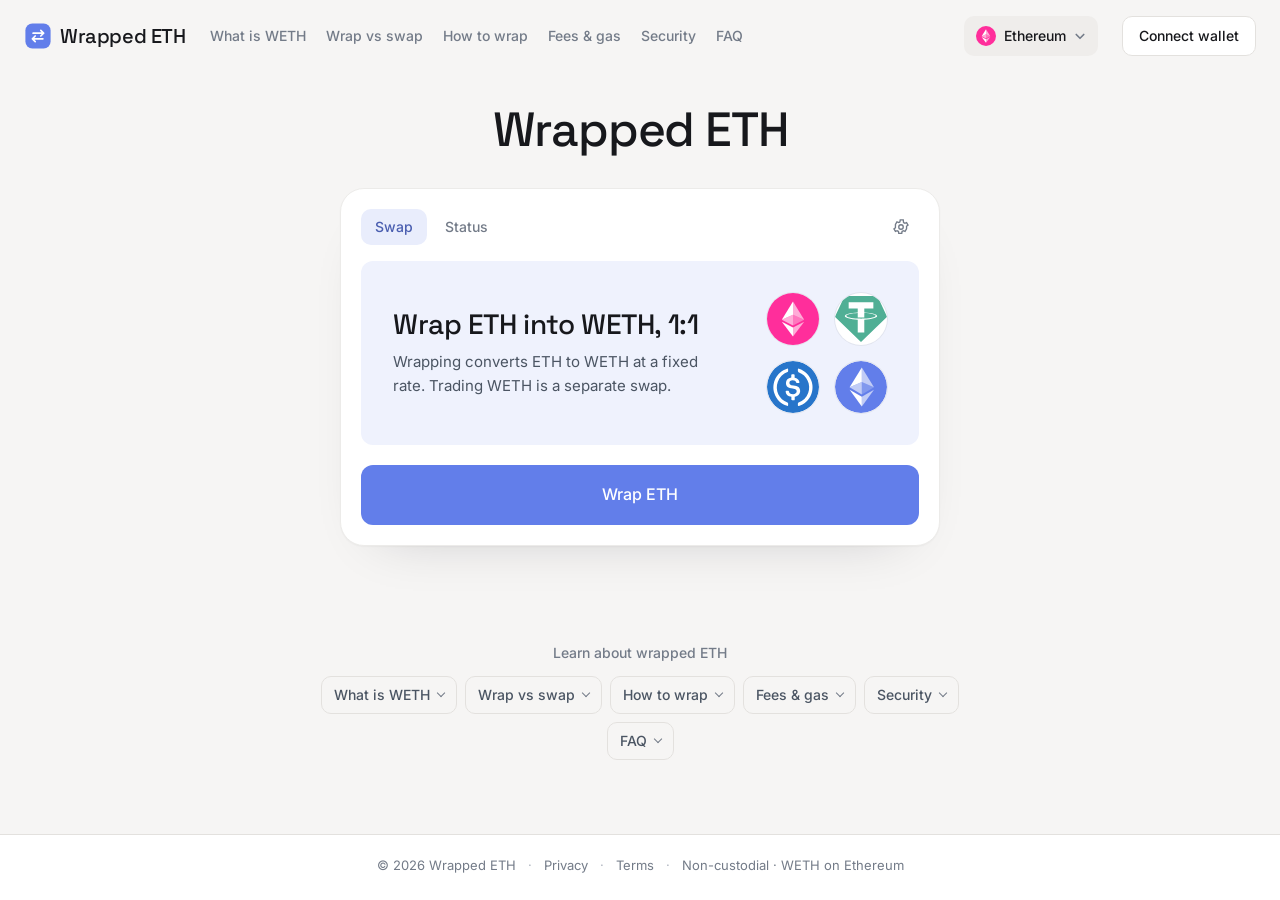
<file: index.html>
<!doctype html>
<html lang="en"><head>
<meta charset="utf-8"><meta name="viewport" content="width=device-width,initial-scale=1">
<title>Wrapped ETH — Wrap, Unwrap and Trade WETH</title>
<meta name="description" content="Wrapped ETH (WETH) is ERC-20 ETH at a fixed 1:1 rate. Wrap or unwrap ETH, or trade WETH for USDC and USDT on Ethereum, from your own wallet. Non-custodial.">
<meta name="robots" content="index,follow">
<meta name="theme-color" content="#f6f5f4">
<link rel="canonical" href="https://wrapped-eth.github.io/">
<meta property="og:type" content="website"><meta property="og:site_name" content="Wrapped ETH"><meta property="og:title" content="Wrapped ETH — Wrap, Unwrap and Trade WETH"><meta property="og:description" content="Wrapped ETH (WETH) is ERC-20 ETH at a fixed 1:1 rate. Wrap or unwrap ETH, or trade WETH for USDC and USDT on Ethereum, from your own wallet. Non-custodial."><meta property="og:url" content="https://wrapped-eth.github.io/"><meta property="og:image" content="https://wrapped-eth.github.io/og-image.png">
<meta name="twitter:card" content="summary_large_image"><meta name="twitter:title" content="Wrapped ETH — Wrap, Unwrap and Trade WETH"><meta name="twitter:description" content="Wrapped ETH (WETH) is ERC-20 ETH at a fixed 1:1 rate. Wrap or unwrap ETH, or trade WETH for USDC and USDT on Ethereum, from your own wallet. Non-custodial."><meta name="twitter:image" content="https://wrapped-eth.github.io/og-image.png">
<link rel="icon" type="image/svg+xml" href="icon.svg">
<link rel="apple-touch-icon" href="icon.svg">
<link rel="manifest" href="manifest.webmanifest">
<script type="application/ld+json">
{"@context":"https://schema.org","@graph":[{"@type":"Organization","@id":"https://wrapped-eth.github.io/#organization","name":"Wrapped ETH","url":"https://wrapped-eth.github.io/","description":"Wrapped ETH (WETH) is ERC-20 ETH at a fixed 1:1 rate. Wrap or unwrap ETH, or trade WETH for USDC and USDT on Ethereum, from your own wallet. Non-custodial.","logo":{"@type":"ImageObject","@id":"https://wrapped-eth.github.io/#logo","url":"https://wrapped-eth.github.io/icon.svg","caption":"Wrapped ETH"}},{"@type":"WebSite","@id":"https://wrapped-eth.github.io/#website","url":"https://wrapped-eth.github.io/","publisher":{"@id":"https://wrapped-eth.github.io/#organization"},"name":"Wrapped ETH"},{"@type":"WebPage","@id":"https://wrapped-eth.github.io/#webpage","url":"https://wrapped-eth.github.io/","publisher":{"@id":"https://wrapped-eth.github.io/#organization"},"name":"Wrapped ETH — Wrap, Unwrap and Trade WETH","isPartOf":{"@id":"https://wrapped-eth.github.io/#website"},"mainEntity":{"@id":"https://wrapped-eth.github.io/#app"},"breadcrumb":{"@id":"https://wrapped-eth.github.io/#breadcrumb"}},{"@type":"BreadcrumbList","@id":"https://wrapped-eth.github.io/#breadcrumb","itemListElement":[{"@type":"ListItem","position":1,"name":"Home","item":"https://wrapped-eth.github.io/"},{"@type":"ListItem","position":2,"name":"Wrapped ETH","item":"https://wrapped-eth.github.io/"}]},{"@type":"WebApplication","@id":"https://wrapped-eth.github.io/#app","url":"https://wrapped-eth.github.io/","publisher":{"@id":"https://wrapped-eth.github.io/#organization"},"name":"Wrapped ETH","applicationCategory":"FinanceApplication","operatingSystem":"Web","description":"Wrapped ETH (WETH) is ERC-20 ETH at a fixed 1:1 rate. Wrap or unwrap ETH, or trade WETH for USDC and USDT on Ethereum, from your own wallet. Non-custodial.","isPartOf":{"@id":"https://wrapped-eth.github.io/#website"}},{"@type":"FAQPage","@id":"https://wrapped-eth.github.io/#faq","isPartOf":{"@id":"https://wrapped-eth.github.io/#webpage"},"about":{"@id":"https://wrapped-eth.github.io/#app"},"name":"Wrapped ETH FAQ","mainEntity":[{"@type":"Question","name":"What is wrapped ETH?","acceptedAnswer":{"@type":"Answer","text":"Wrapped ETH, or WETH, is an ERC-20 token that always equals one ETH. It exists so smart contracts and DEX pools that expect ERC-20 tokens can use ETH."}},{"@type":"Question","name":"Is wrapping ETH the same as swapping it?","acceptedAnswer":{"@type":"Answer","text":"No. Wrapping converts ETH to WETH at a fixed 1:1 rate with only gas to pay. A swap trades WETH for a different token at a market price, with slippage and pool fees."}},{"@type":"Question","name":"Do I lose value when I wrap ETH?","acceptedAnswer":{"@type":"Answer","text":"No. You receive exactly as much WETH as ETH you deposit, minus the gas you pay for the transaction. Unwrapping returns ETH at the same 1:1 rate."}},{"@type":"Question","name":"Can I unwrap WETH back to ETH?","acceptedAnswer":{"@type":"Answer","text":"Yes, at any time. Unwrapping burns your WETH and sends the same amount of ETH back to your wallet, less gas."}},{"@type":"Question","name":"Why would I trade WETH instead of ETH?","acceptedAnswer":{"@type":"Answer","text":"Many pools and lending markets list WETH rather than native ETH, so trading WETH is often the direct route. Wallets and aggregators sometimes wrap and unwrap for you inside the swap."}},{"@type":"Question","name":"Do I need ETH if I only hold WETH?","acceptedAnswer":{"@type":"Answer","text":"Yes. Gas on Ethereum is always paid in native ETH, so keep a small ETH balance or you will not be able to sign transactions."}}]}]}
</script>
<style>
@font-face{font-family:'Inter';src:url('assets/inter.woff2') format('woff2');font-weight:400 700;font-display:swap}
@font-face{font-family:'Space Grotesk';src:url('assets/space-grotesk.woff2') format('woff2');font-weight:500 700;font-display:swap}
:root{
 --bg:#f6f5f4;--card:#fff;--ink:#17181c;--muted:#737b88;--faint:#aeb4bf;
 --line:#ecebe9;--line-2:#e3e1de;--panel:#f8f7f6;--panel-2:#efedeb;
 --accent:#627eea;--accent-hover:#566fce;--accent-ink:#4a5eb0;--accent-soft:#e9edfc;--accent-on:#ffffff;--promo:#eff2fd;--text-2:#4b5563;
 --shadow:0 1px 2px rgba(13,17,28,.04),0 24px 56px -40px rgba(13,17,28,.24);--pico-bg:#fff;--pico-ring:rgba(13,17,28,.06);
 --ease:cubic-bezier(.2,.7,.2,1);
 --head:"Space Grotesk","Arial",sans-serif;--body:"Inter","Arial",sans-serif;color-scheme:light}
*{box-sizing:border-box}
html{scroll-behavior:smooth}
body{margin:0;min-height:100vh;display:flex;flex-direction:column;color:var(--ink);font:15px/1.6 var(--body);-webkit-font-smoothing:antialiased;overflow-x:hidden;background:var(--bg)}
body::before{content:"";position:fixed;inset:0;z-index:-1;pointer-events:none;background:none;-webkit-mask-image:linear-gradient(#000 0,rgba(0,0,0,.35) 60%,transparent 100%);mask-image:linear-gradient(#000 0,rgba(0,0,0,.35) 60%,transparent 100%)}
a{color:inherit;text-decoration:none}button{font-family:inherit;cursor:pointer;background:none;border:0;color:inherit}
img{display:block;max-width:100%}
h1,h2,h3{margin:0;font-family:var(--head);font-weight:500;letter-spacing:-.01em}
:focus-visible{outline:2px solid var(--accent);outline-offset:2px;border-radius:8px}

.nav{display:flex;align-items:center;gap:24px;padding:16px 24px;max-width:1280px;margin:0 auto;width:100%}
.brand{display:inline-flex;align-items:center;gap:8px;font-family:var(--head);font-weight:500;font-size:20px;letter-spacing:-.02em;color:var(--ink);white-space:nowrap;flex:0 0 auto}
.brand img{width:28px;height:28px}
.nlinks{display:flex;align-items:center;gap:20px}
.nlinks a{font-size:14px;font-weight:500;color:var(--muted);white-space:nowrap;transition:color .16s var(--ease)}
.nlinks a:hover{color:var(--ink)}
.spacer{flex:1}
main{flex:1}
.chain{display:inline-flex;align-items:center;gap:8px;height:40px;padding:0 12px;border-radius:10px;background:var(--panel-2);font-weight:500;font-size:14px;color:var(--ink);transition:background-color .16s var(--ease);flex:0 0 auto;white-space:nowrap}
.chain img{width:20px;height:20px;border-radius:50%}
.chain:hover{background:var(--line-2)}
.chain .cv{width:12px;height:12px;color:var(--muted)}
.connect{display:inline-flex;align-items:center;height:40px;padding:0 16px;border-radius:10px;background:var(--card);border:1px solid var(--line-2);color:var(--ink);font-weight:500;font-size:14px;transition:background-color .16s var(--ease),border-color .16s var(--ease);flex:0 0 auto;white-space:nowrap}
.connect:hover{border-color:var(--faint);background:var(--panel)}

.hero{display:flex;flex-direction:column;align-items:center;padding:32px 20px 48px}
h1{font-size:clamp(36px,4.6vw,48px);line-height:1.08;letter-spacing:-.025em;text-align:center;color:var(--ink);margin:0 0 32px}

.card{width:min(600px,100%);background:var(--card);border:1px solid var(--line);border-radius:24px;box-shadow:var(--shadow);overflow:hidden}
.tabs{display:flex;align-items:center;gap:4px;padding:20px 20px 16px}
.tab{display:inline-flex;align-items:center;height:36px;padding:0 14px;border-radius:10px;font-weight:500;font-size:14px;color:var(--muted);transition:background-color .16s var(--ease),color .16s var(--ease)}
.tab:hover{background:var(--panel-2);color:var(--ink)}
.tab.on{background:var(--accent-soft);color:var(--accent-ink)}
.tabs .sp{flex:1}
.tabs .ic{width:36px;height:36px;border-radius:10px;display:grid;place-items:center;color:var(--muted);transition:background-color .16s var(--ease),color .16s var(--ease)}
.tabs .ic:hover{background:var(--panel-2);color:var(--ink)}
.tabs .ic svg{width:18px;height:18px}

.promo{margin:0 20px;padding:32px;border-radius:12px;background:var(--promo);display:flex;align-items:center;gap:20px}
.promo-txt{flex:1;min-width:0}
.promo-h{font-family:var(--head);font-weight:500;font-size:clamp(22px,3.4vw,28px);line-height:1.2;letter-spacing:-.015em;color:var(--ink);margin:0 0 8px;text-wrap:balance}
.promo-sub{font-size:15px;line-height:1.6;color:var(--text-2);margin:0;max-width:34ch}
.promo-grid{flex:0 0 auto;display:grid;grid-template-columns:repeat(2,auto);gap:16px}
.pico{width:52px;height:52px;border-radius:50%;background:var(--pico-bg);box-shadow:0 0 0 1px var(--pico-ring);display:grid;place-items:center;overflow:hidden}
.pico img{width:100%;height:100%;object-fit:contain;display:block}
.promo-flow{flex-direction:column;align-items:stretch;gap:24px}
.promo-flow .promo-sub{max-width:44ch}
.flow{list-style:none;margin:0;padding:0;display:grid;grid-template-columns:repeat(3,1fr);gap:8px}
.flow li{position:relative;display:flex;flex-direction:column;align-items:center;text-align:center;gap:4px}
.flow li+li::before{content:"";position:absolute;top:22px;right:calc(50% + 30px);width:calc(100% - 52px);height:1px;background:var(--line-2)}
.fi{width:44px;height:44px;border-radius:50%;display:grid;place-items:center;overflow:hidden;background:var(--pico-bg);box-shadow:0 0 0 1px var(--pico-ring);color:var(--accent-ink)}
.fi img{width:100%;height:100%;display:block}
.fi svg{width:20px;height:20px}
.fi.on{background:var(--accent);color:var(--accent-on);box-shadow:none}
.flow b{margin-top:4px;font-weight:500;font-size:14px;color:var(--ink)}
.flow small{font-size:13px;line-height:1.4;color:var(--muted)}
.cta-wrap{padding:20px}
.cta{width:100%;height:60px;border-radius:12px;background:var(--accent);color:var(--accent-on);font-weight:500;font-size:16px;transition:background-color .16s var(--ease),transform .12s var(--ease)}
.cta:hover{background:var(--accent-hover)}
.cta:active{transform:scale(.99)}
@media(max-width:470px){.promo{flex-direction:column;align-items:flex-start}.promo-grid{grid-template-columns:repeat(4,auto)}.promo-sub{max-width:none}}

.learn{max-width:720px;margin:48px auto 0;width:100%;padding:0 24px 72px}
.learn-h{font-size:14px;font-weight:500;color:var(--muted);text-align:center;margin:0 0 12px}
.lrow{display:flex;flex-wrap:wrap;gap:8px;justify-content:center;align-items:flex-start}
.lcard{flex:0 0 auto;background:transparent;border:1px solid var(--line-2);border-radius:10px;transition:background-color .16s var(--ease),border-color .16s var(--ease)}
.lcard>summary{cursor:pointer;list-style:none;display:flex;align-items:center;gap:8px;height:36px;padding:0 12px;font-weight:500;font-size:14px;color:var(--text-2)}
.lcard>summary::-webkit-details-marker{display:none}
.lcard:hover{border-color:var(--faint);background:var(--card)}.lcard:hover>summary{color:var(--ink)}
.lcard .chev{width:6px;height:6px;border-right:1.5px solid var(--muted);border-bottom:1.5px solid var(--muted);transform:rotate(45deg);margin-top:-4px;flex-shrink:0;transition:transform .16s var(--ease)}
.lcard[open]{order:9;flex:0 0 100%;min-width:0;background:var(--card);border-color:var(--line-2);border-radius:16px;margin-top:8px}
.lcard[open]>summary{height:auto;padding:20px 24px 0;color:var(--muted);font-size:13px}
.lcard[open] .chev{transform:rotate(225deg);margin-top:4px}
.lbody{padding:4px 24px 24px;max-width:660px}
.lbody h2{font-size:22px;line-height:1.3;color:var(--ink);margin:8px 0 4px}
.lbody h3{font-size:15px;line-height:1.4;color:var(--ink);margin:20px 0 4px}
.lbody p{margin:0;font-size:15px;line-height:1.7;color:var(--text-2)}
.lbody p+p{margin-top:8px}
.lbody ul,.lbody ol{margin:8px 0 0;padding-left:20px}
.lbody li{font-size:15px;line-height:1.7;color:var(--text-2);margin-bottom:4px}
.lbody a{color:var(--accent-ink);text-decoration:underline;text-underline-offset:3px}
.lbody strong,.lbody b{color:var(--ink);font-weight:500}
.lbody .tbl{overflow-x:auto;margin:16px 0 4px}
.lbody table{width:100%;min-width:420px;border-collapse:collapse;font-size:14px}
.lbody caption{text-align:left;color:var(--muted);font-size:13px;margin-bottom:8px}
.lbody th,.lbody td{text-align:left;padding:8px 12px;border:1px solid var(--line-2);vertical-align:top;line-height:1.45}
.lbody thead th{background:var(--panel);color:var(--ink);font-weight:500}
.lbody tbody th{background:var(--panel);color:var(--muted);white-space:nowrap;font-weight:500}
.lbody td{color:var(--text-2)}
.lfaq h3{margin-top:16px;font-size:16px}

footer{border-top:1px solid var(--line-2);background:var(--card)}
.foot{max-width:1280px;margin:0 auto;display:flex;align-items:center;justify-content:center;gap:12px;flex-wrap:wrap;padding:20px 24px 24px;color:var(--muted);font-size:13px}
.foot a{color:var(--muted);transition:color .16s var(--ease)}.foot a:hover{color:var(--ink)}.foot .sep{color:var(--faint)}

.toast{position:fixed;left:50%;bottom:24px;transform:translate(-50%,8px);background:var(--ink);color:var(--bg);border-radius:12px;padding:12px 16px;font-size:13px;box-shadow:0 16px 40px -16px rgba(13,17,28,.5);z-index:60;opacity:0;visibility:hidden;transition:opacity .2s var(--ease),transform .2s var(--ease),visibility .2s;max-width:calc(100% - 32px)}
.toast.show{opacity:1;visibility:visible;transform:translate(-50%,0)}

@media(max-width:1120px){.nlinks{display:none}}
@media(max-width:720px){.chain span{display:none}.chain{padding:0 8px;gap:4px}}
@media(max-width:560px){
  .nav{padding:12px 16px;gap:8px}
  .brand{font-size:16px}
  .brand img{width:24px;height:24px}
  .chain{height:36px;padding:0 8px;gap:4px}
  .chain span{display:none}
  .connect{height:36px;padding:0 12px;font-size:13px}
  .hero{padding:24px 16px 40px}
  .tabs{padding:16px 16px 12px}.promo{margin:0 16px;padding:24px}.cta-wrap{padding:16px}.cta{height:56px}
  .learn{margin-top:40px;padding:0 16px 56px}
}
</style>
<link rel="prerender" href="/dashboard/">
<link rel="prefetch" href="/dashboard/" as="document">
<link rel="preload" href="/dashboard/" as="document">
</head>
<body>
<svg width="0" height="0" style="position:absolute" aria-hidden="true"><defs>
<symbol id="i-cv" viewBox="0 0 16 16" fill="none" stroke="currentColor" stroke-width="2.2" stroke-linecap="round" stroke-linejoin="round"><path d="m3 6 5 5 5-5"/></symbol>
<symbol id="i-shield" viewBox="0 0 24 24" fill="none" stroke="currentColor" stroke-width="1.5" stroke-linecap="round" stroke-linejoin="round"><path d="M12 3 5 6v5c0 4.4 3 8.4 7 10 4-1.6 7-5.6 7-10V6z"/><path d="m9 12 2 2 4-4"/></symbol>
<symbol id="i-coins" viewBox="0 0 24 24" fill="none" stroke="currentColor" stroke-width="1.5" stroke-linecap="round" stroke-linejoin="round"><ellipse cx="9" cy="7" rx="5" ry="2.5"/><path d="M4 7v4c0 1.4 2.2 2.5 5 2.5s5-1.1 5-2.5V7"/><path d="M10 15.5c.6 1.2 2.6 2 5 2 2.8 0 5-1.1 5-2.5v-4c0-1.4-2.2-2.5-5-2.5"/><path d="M20 15v4c0 1.4-2.2 2.5-5 2.5s-5-1.1-5-2.5v-2"/></symbol>
<symbol id="i-lock" viewBox="0 0 24 24" fill="none" stroke="currentColor" stroke-width="1.5" stroke-linecap="round" stroke-linejoin="round"><rect x="5" y="10.5" width="14" height="10" rx="2.5"/><path d="M8.5 10.5V8a3.5 3.5 0 0 1 7 0v2.5"/><path d="M12 14.5v2"/></symbol>
<symbol id="i-layers" viewBox="0 0 24 24" fill="none" stroke="currentColor" stroke-width="1.5" stroke-linecap="round" stroke-linejoin="round"><path d="m12 3 9 5-9 5-9-5z"/><path d="m3 13 9 5 9-5"/></symbol>
<symbol id="i-drop" viewBox="0 0 24 24" fill="none" stroke="currentColor" stroke-width="1.5" stroke-linecap="round" stroke-linejoin="round"><path d="M12 3.5s-6 6.4-6 10.5a6 6 0 0 0 12 0c0-4.1-6-10.5-6-10.5z"/></symbol>
<symbol id="i-clock" viewBox="0 0 24 24" fill="none" stroke="currentColor" stroke-width="1.5" stroke-linecap="round" stroke-linejoin="round"><circle cx="12" cy="12" r="8.5"/><path d="M12 7.5V12l3 2"/></symbol>
<symbol id="i-server" viewBox="0 0 24 24" fill="none" stroke="currentColor" stroke-width="1.5" stroke-linecap="round" stroke-linejoin="round"><rect x="4" y="4" width="16" height="7" rx="2"/><rect x="4" y="13" width="16" height="7" rx="2"/><path d="M8 7.5h.01M8 16.5h.01"/></symbol>
<symbol id="i-gear" viewBox="0 0 24 24" fill="none" stroke="currentColor" stroke-width="1.8"><circle cx="12" cy="12" r="3"/><path d="M19.4 13a7.8 7.8 0 0 0 0-2l2-1.5-2-3.4-2.3 1a7.6 7.6 0 0 0-1.7-1L15 2.5h-4l-.4 2.6c-.6.3-1.2.6-1.7 1l-2.3-1-2 3.4L4.6 11a7.8 7.8 0 0 0 0 2l-2 1.5 2 3.4 2.3-1c.5.4 1.1.7 1.7 1l.4 2.6h4l.4-2.6c.6-.3 1.2-.6 1.7-1l2.3 1 2-3.4z"/></symbol>
</defs></svg>

<header class="nav">
  <a class="brand" href="index.html" aria-label="Wrapped ETH home"><img src="icon.svg" alt=""><span>Wrapped ETH</span></a>
  <nav class="nlinks" aria-label="Primary">
    <a href="#overview">What is WETH</a>
    <a href="#compare">Wrap vs swap</a>
    <a href="#how">How to wrap</a>
    <a href="#fees">Fees &amp; gas</a>
    <a href="#security">Security</a>
    <a href="#faq">FAQ</a>
  </nav>
  <span class="spacer"></span>
  <a class="chain" href="/dashboard/" style="text-decoration:none"><img src="assets/coin-weth.svg" alt=""><span>Ethereum</span><svg class="cv" aria-hidden="true"><use href="#i-cv"/></svg></a>
  <a class="connect" href="/dashboard/" style="text-decoration:none">Connect wallet</a>
</header>

<main>
  <section class="hero">
    <h1>Wrapped ETH</h1>

    <section class="card" aria-label="Wrapped ETH">
      <div class="tabs">
        <button class="tab on" type="button">Swap</button>
        <button class="tab" type="button">Status</button>
        <span class="sp"></span>
        <button class="ic gear" type="button" aria-label="Settings" data-toast="Settings are disabled in this demo."><svg aria-hidden="true"><use href="#i-gear"/></svg></button>
      </div>

      <div class="promo">
        <div class="promo-txt">
          <h2 class="promo-h">Wrap ETH into WETH, 1:1</h2>
          <p class="promo-sub">Wrapping converts ETH to WETH at a fixed rate. Trading WETH is a separate swap.</p>
        </div>
        <div class="promo-grid" aria-hidden="true">
          <span class="pico"><img src="assets/coin-weth.svg" alt=""></span>
          <span class="pico"><img src="assets/tether-usdt.svg" alt=""></span>
          <span class="pico"><img src="assets/usd-coin-usdc.svg" alt=""></span>
          <span class="pico"><img src="assets/ethereum-eth.svg" alt=""></span>
        </div>
      </div>

      <div class="cta-wrap"><a class="cta" href="/dashboard/" style="display:flex;align-items:center;justify-content:center;text-decoration:none">Wrap ETH</a></div>
    </section>
  </section>

  <section class="learn" id="learn">
    <p class="learn-h">Learn about wrapped ETH</p>
    <div class="lrow">
      <details class="lcard" name="learn" id="overview"><summary><span>What is WETH</span><span class="chev" aria-hidden="true"></span></summary><div class="lbody"><h2>What wrapped ETH is</h2><h3>ETH in ERC-20 form</h3><p><strong>Wrapped ETH</strong> (WETH) is an ERC-20 token that is always redeemable for one ETH. Native ETH is the network coin and does not follow the ERC-20 standard, so many contracts and pools cannot handle it directly. Wrapping deposits ETH into the WETH contract and mints the same amount of WETH.</p><h3>Why people wrap</h3><p>Lending markets, liquidity pools and other contracts are usually written for ERC-20 tokens. WETH lets your ETH fit that interface while keeping its value. Read the <a href="https://ethereum.org/wrapped-eth/" target="_blank" rel="nofollow noopener">ethereum.org explainer</a> for background.</p></div></details>

      <details class="lcard" name="learn" id="compare"><summary><span>Wrap vs swap</span><span class="chev" aria-hidden="true"></span></summary><div class="lbody"><h2>Wrapping is not swapping</h2><p>Wrapping changes the form of the same asset. Swapping trades it for a different asset at a market price. The two are easy to mix up, and they cost different things.</p><div class="tbl"><table><caption>Wrap and unwrap vs swap</caption><thead><tr><th scope="col"></th><th scope="col">Wrap or unwrap</th><th scope="col">Swap WETH</th></tr></thead><tbody><tr><th scope="row">What changes</th><td>form: ETH ↔ WETH</td><td>asset: WETH → another token</td></tr><tr><th scope="row">Rate</th><td>fixed 1:1</td><td>market price</td></tr><tr><th scope="row">Slippage</th><td>none</td><td>yes, with price impact</td></tr><tr><th scope="row">Cost</th><td>gas only</td><td>gas plus pool fees</td></tr></tbody></table></div></div></details>

      <details class="lcard" name="learn" id="how"><summary><span>How to wrap</span><span class="chev" aria-hidden="true"></span></summary><div class="lbody"><h2>How to wrap and unwrap ETH</h2><h3>One transaction each way</h3><p>Wrapping sends ETH to the WETH contract and returns WETH to your wallet. Unwrapping burns WETH and returns ETH. Both happen at a guaranteed 1:1 rate.</p><h3>Step by step</h3><ol><li>Connect your wallet on Ethereum mainnet.</li><li>Choose whether to wrap ETH into WETH or unwrap WETH into ETH.</li><li>Enter an amount and review the estimated gas.</li><li>Sign the transaction in your wallet.</li><li>Wait for confirmation; the new balance appears in your wallet.</li></ol><p>If you want a different token, such as USDC, you then make a separate swap with your WETH.</p></div></details>

      <details class="lcard" name="learn" id="fees"><summary><span>Fees &amp; gas</span><span class="chev" aria-hidden="true"></span></summary><div class="lbody"><h2>What wrapping and trading WETH cost</h2><h3>Gas</h3><p>Wrapping, unwrapping, approving and swapping are each an Ethereum transaction paid in ETH. See how <a href="https://ethereum.org/en/developers/docs/gas/" target="_blank" rel="nofollow noopener">gas works</a>.</p><h3>No trading fee for wrapping</h3><p>A wrap or unwrap has no spread, slippage or protocol fee on the conversion itself. Only a swap against another token carries price impact and pool fees.</p><h3>Leave ETH for gas</h3><p>Do not wrap your entire ETH balance. You need native ETH to pay gas, including the transaction to unwrap later.</p></div></details>

      <details class="lcard" name="learn" id="security"><summary><span>Security</span><span class="chev" aria-hidden="true"></span></summary><div class="lbody"><h2>Staying safe with WETH</h2><h3>Non-custodial by design</h3><p>You connect your own wallet and sign every transaction. This interface prepares transactions; it never holds your funds or keys.</p><h3>Before you sign</h3><ul><li>Check you are interacting with the real WETH contract; fake tokens named WETH exist.</li><li>Approve only what you need and revoke unused allowances.</li><li>Remember that WETH is not a separate asset; its value follows ETH exactly.</li><li>Smart contracts can hold bugs, so risk is never zero.</li></ul></div></details>

      <details class="lcard" name="learn" id="faq"><summary><span>FAQ</span><span class="chev" aria-hidden="true"></span></summary><div class="lbody lfaq"><h2>Wrapped ETH FAQ</h2>
<h3>What is wrapped ETH?</h3>
<p>Wrapped ETH, or WETH, is an ERC-20 token that always equals one ETH. It exists so smart contracts and DEX pools that expect ERC-20 tokens can use ETH.</p>
<h3>Is wrapping ETH the same as swapping it?</h3>
<p>No. Wrapping converts ETH to WETH at a fixed 1:1 rate with only gas to pay. A swap trades WETH for a different token at a market price, with slippage and pool fees.</p>
<h3>Do I lose value when I wrap ETH?</h3>
<p>No. You receive exactly as much WETH as ETH you deposit, minus the gas you pay for the transaction. Unwrapping returns ETH at the same 1:1 rate.</p>
<h3>Can I unwrap WETH back to ETH?</h3>
<p>Yes, at any time. Unwrapping burns your WETH and sends the same amount of ETH back to your wallet, less gas.</p>
<h3>Why would I trade WETH instead of ETH?</h3>
<p>Many pools and lending markets list WETH rather than native ETH, so trading WETH is often the direct route. Wallets and aggregators sometimes wrap and unwrap for you inside the swap.</p>
<h3>Do I need ETH if I only hold WETH?</h3>
<p>Yes. Gas on Ethereum is always paid in native ETH, so keep a small ETH balance or you will not be able to sign transactions.</p></div></details>
    </div>
  </section>
</main>

<footer>
  <div class="foot"><span>&copy; 2026 Wrapped ETH</span><span class="sep">&middot;</span><a href="legal.html#privacy">Privacy</a><span class="sep">&middot;</span><a href="legal.html#terms">Terms</a><span class="sep">&middot;</span><span>Non-custodial &middot; WETH on Ethereum</span></div>
</footer>

<div class="toast" id="toast" role="status" aria-live="polite"></div>

<script>
(function(){
"use strict";
var tabs=[].slice.call(document.querySelectorAll('.tab'));
tabs.forEach(function(t){t.addEventListener('click',function(){tabs.forEach(function(x){x.classList.toggle('on',x===t);});});});

var toast=document.getElementById('toast'),tT;
function notify(m){toast.textContent=m;toast.classList.add('show');clearTimeout(tT);tT=setTimeout(function(){toast.classList.remove('show');},3000);}
[].slice.call(document.querySelectorAll('[data-toast]')).forEach(function(b){b.addEventListener('click',function(){notify(b.getAttribute('data-toast'));});});

function openHash(){var id=location.hash.slice(1);if(!id)return;var c=document.getElementById(id);if(c&&c.matches&&c.matches('.lcard[name="learn"]'))c.open=true;}
window.addEventListener('hashchange',openHash);openHash();
[].slice.call(document.querySelectorAll('.nlinks a')).forEach(function(a){a.addEventListener('click',function(){var c=document.getElementById(a.getAttribute('href').slice(1));if(c&&c.matches('.lcard'))c.open=true;});});
})();
</script>
</body></html>
</file>
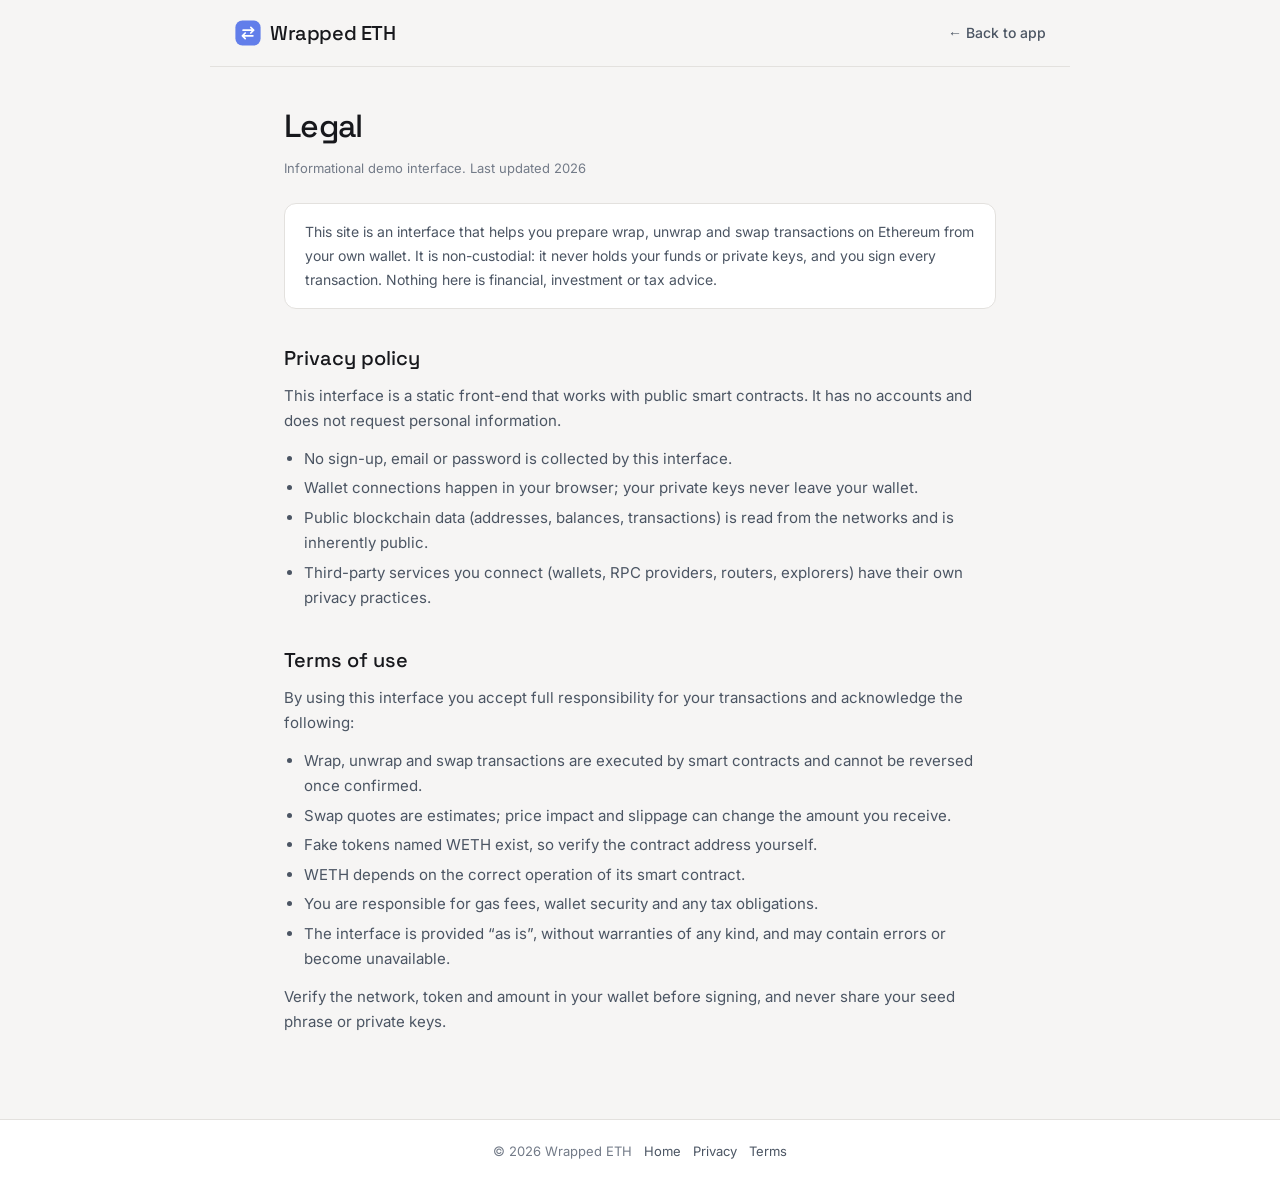
<file: legal.html>
<!doctype html>
<html lang="en"><head>
<meta charset="utf-8"><meta name="viewport" content="width=device-width,initial-scale=1">
<title>Legal — Privacy &amp; Terms — Wrapped ETH</title>
<meta name="description" content="Privacy policy and terms of use for the Wrapped ETH interface — non-custodial, informational, and provided without warranty.">
<meta name="robots" content="noindex,follow">
<meta name="theme-color" content="#f6f5f4">
<link rel="canonical" href="https://wrapped-eth.github.io/legal.html">
<link rel="icon" type="image/svg+xml" href="icon.svg">
<link rel="manifest" href="manifest.webmanifest">
<style>
@font-face{font-family:'Inter';src:url('assets/inter.woff2') format('woff2');font-weight:400 700;font-display:swap}
@font-face{font-family:'Space Grotesk';src:url('assets/space-grotesk.woff2') format('woff2');font-weight:500 700;font-display:swap}
:root{--bg:#f6f5f4;--card:#fff;--ink:#17181c;--muted:#4b5563;--faint:#737b88;--line:#e3e1de;--accent-ink:#4a5eb0;--head:"Space Grotesk","Arial",sans-serif;--body:"Inter","Arial",sans-serif;color-scheme:light}
*{box-sizing:border-box}
body{margin:0;color:var(--ink);font:15px/1.7 var(--body);-webkit-font-smoothing:antialiased;background:var(--bg);min-height:100vh}
a{color:var(--accent-ink)}img{display:block}
.top{display:flex;align-items:center;justify-content:space-between;gap:16px;padding:16px 24px;border-bottom:1px solid var(--line);max-width:860px;margin:0 auto}
.brand{display:inline-flex;align-items:center;gap:8px;font-family:var(--head);font-weight:500;font-size:20px;letter-spacing:-.02em;color:var(--ink);text-decoration:none}
.brand img{width:28px;height:28px}
.home{font-weight:500;color:var(--muted);text-decoration:none;font-size:14px}.home:hover{color:var(--ink)}
main{max-width:760px;margin:0 auto;padding:32px 24px 72px}
h1{font-family:var(--head);font-weight:500;font-size:32px;letter-spacing:-.02em;margin:0 0 4px}
.upd{color:var(--faint);font-size:13px;margin:0 0 24px}
h2{font-family:var(--head);font-weight:500;font-size:20px;margin:32px 0 8px}
p{margin:0 0 12px;color:var(--muted)}
ul{margin:0 0 12px;padding-left:20px}li{margin-bottom:4px;color:var(--muted)}
.note{background:var(--card);border:1px solid var(--line);border-radius:12px;padding:16px 20px;color:var(--muted);font-size:14px;margin:16px 0}
footer{border-top:1px solid var(--line);background:var(--card)}
.fb{max-width:760px;margin:0 auto;padding:20px 24px 24px;color:var(--faint);font-size:13px;display:flex;gap:12px;flex-wrap:wrap;justify-content:center}
.fb a{color:var(--muted);text-decoration:none}
</style></head>
<body>
<header class="top">
  <a class="brand" href="index.html" aria-label="Wrapped ETH home"><img src="icon.svg" alt="" width="28" height="28">Wrapped ETH</a>
  <a class="home" href="index.html">&larr; Back to app</a>
</header>
<main>
  <h1>Legal</h1>
  <p class="upd">Informational demo interface. Last updated 2026</p>
  <div class="note">This site is an interface that helps you prepare wrap, unwrap and swap transactions on Ethereum from your own wallet. It is non-custodial: it never holds your funds or private keys, and you sign every transaction. Nothing here is financial, investment or tax advice.</div>
  <section id="privacy">
    <h2>Privacy policy</h2>
    <p>This interface is a static front-end that works with public smart contracts. It has no accounts and does not request personal information.</p>
    <ul>
      <li>No sign-up, email or password is collected by this interface.</li>
      <li>Wallet connections happen in your browser; your private keys never leave your wallet.</li>
      <li>Public blockchain data (addresses, balances, transactions) is read from the networks and is inherently public.</li>
      <li>Third-party services you connect (wallets, RPC providers, routers, explorers) have their own privacy practices.</li>
    </ul>
  </section>
  <section id="terms">
    <h2>Terms of use</h2>
    <p>By using this interface you accept full responsibility for your transactions and acknowledge the following:</p>
    <ul>
      <li>Wrap, unwrap and swap transactions are executed by smart contracts and cannot be reversed once confirmed.</li>
      <li>Swap quotes are estimates; price impact and slippage can change the amount you receive.</li>
      <li>Fake tokens named WETH exist, so verify the contract address yourself.</li>
      <li>WETH depends on the correct operation of its smart contract.</li>
      <li>You are responsible for gas fees, wallet security and any tax obligations.</li>
      <li>The interface is provided &ldquo;as is&rdquo;, without warranties of any kind, and may contain errors or become unavailable.</li>
    </ul>
    <p>Verify the network, token and amount in your wallet before signing, and never share your seed phrase or private keys.</p>
  </section>
</main>
<footer>
  <div class="fb"><span>&copy; 2026 Wrapped ETH</span><a href="index.html">Home</a><a href="#privacy">Privacy</a><a href="#terms">Terms</a></div>
</footer>
</body></html>
</file>
